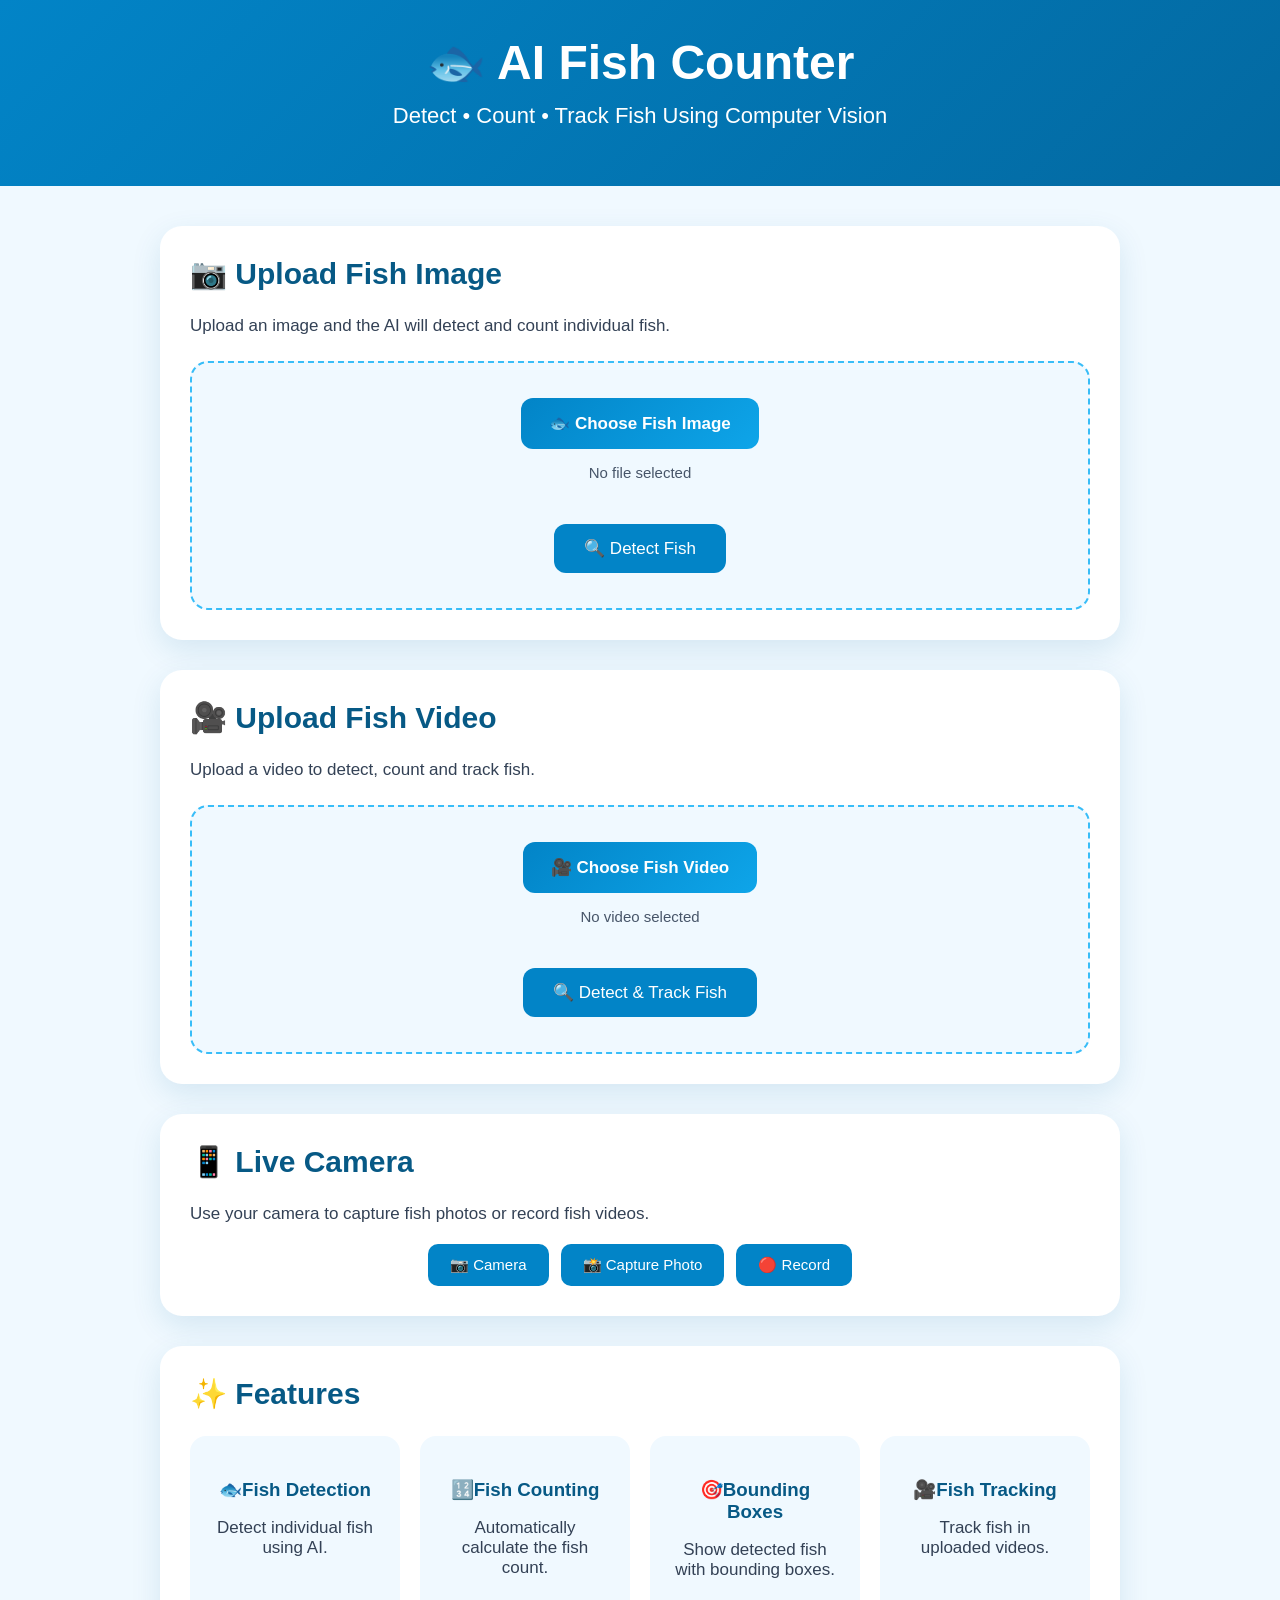
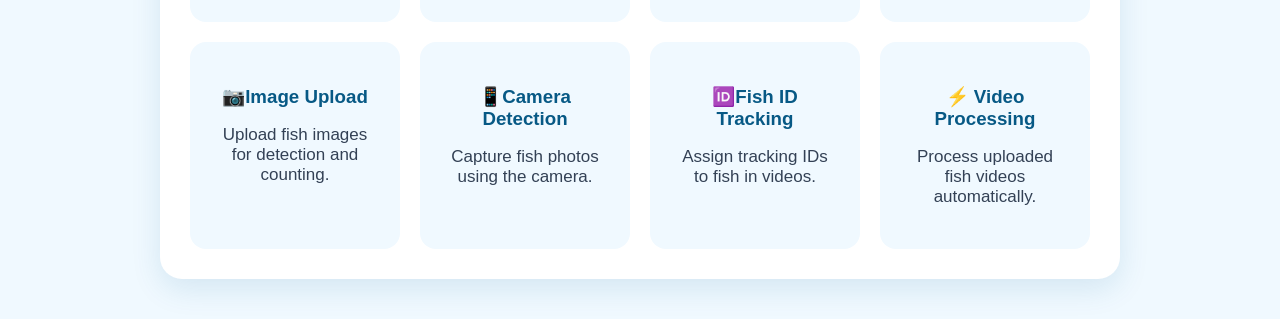
<file: index.html>
<!DOCTYPE html>
<html lang="en">
<head>
    <meta charset="UTF-8">
    <meta name="viewport" content="width=device-width, initial-scale=1.0">

    <title>🐟 AI Fish Counter</title>

    <style>
        * {
            box-sizing: border-box;
        }

        body {
            margin: 0;
            font-family: Arial, sans-serif;
            background: #f0f9ff;
            color: #075985;
        }

        header {
            background: linear-gradient(135deg, #0284c7, #0369a1);
            color: white;
            text-align: center;
            padding: 35px 20px;
        }

        header h1 {
            margin: 0;
            font-size: 48px;
        }

        header p {
            margin-top: 12px;
            font-size: 22px;
        }

        .container {
            max-width: 1000px;
            margin: 40px auto;
            padding: 0 20px;
        }

        .card {
            background: white;
            border-radius: 22px;
            padding: 30px;
            margin-bottom: 30px;
            box-shadow: 0 10px 30px rgba(0, 100, 150, 0.12);
        }

        .card h2 {
            margin-top: 0;
            font-size: 30px;
            color: #075985;
        }

        .card p {
            font-size: 17px;
            color: #334155;
        }

        .upload-box {
            margin-top: 25px;
            border: 2px dashed #38bdf8;
            border-radius: 18px;
            padding: 35px 20px;
            text-align: center;
            background: #f0f9ff;
        }

        .file-label {
            display: inline-block;
            background: linear-gradient(135deg, #0284c7, #0ea5e9);
            color: white;
            padding: 15px 28px;
            border-radius: 12px;
            font-size: 17px;
            font-weight: bold;
            cursor: pointer;
            transition: 0.2s;
        }

        .file-label:hover {
            transform: translateY(-2px);
            box-shadow: 0 7px 18px rgba(2, 132, 199, 0.3);
        }

        input[type="file"] {
            display: none;
        }

        .file-name {
            display: block;
            margin-top: 15px;
            color: #475569;
            font-size: 15px;
        }

        .detect-btn {
            margin-top: 25px;
            border: none;
            background: #0284c7;
            color: white;
            padding: 14px 30px;
            border-radius: 12px;
            font-size: 17px;
            cursor: pointer;
            transition: 0.2s;
        }

        .detect-btn:hover {
            background: #0369a1;
            transform: translateY(-2px);
        }

        .camera-buttons {
            display: flex;
            flex-wrap: wrap;
            justify-content: center;
            gap: 12px;
            margin-top: 20px;
        }

        .camera-btn {
            border: none;
            background: #0284c7;
            color: white;
            padding: 12px 22px;
            border-radius: 10px;
            cursor: pointer;
            font-size: 15px;
        }

        .camera-btn:hover {
            background: #0369a1;
        }

        .camera-area {
            display: none;
            margin-top: 25px;
            text-align: center;
        }

        #cameraVideo {
            width: 100%;
            max-width: 700px;
            border-radius: 18px;
            background: black;
            border: 3px solid #0284c7;
        }

        .recording {
            display: none;
            margin-top: 12px;
            color: #dc2626;
            font-weight: bold;
        }

		.features {
			display: grid;
			grid-template-columns: repeat(4, 1fr);
			gap: 20px;
		}

		.feature {
			background: #f0f9ff;
			padding: 25px;
			border-radius: 16px;
			text-align: center;
		}
        .feature {
            background: #f0f9ff;
            padding: 25px;
            border-radius: 16px;
            text-align: center;
        }

        .feature h3 {
            margin-bottom: 10px;
        }

        @media (max-width: 600px) {

            header h1 {
                font-size: 34px;
            }

            header p {
                font-size: 17px;
            }

            .card {
                padding: 22px;
            }

            .file-label {
                width: 100%;
            }

            .detect-btn {
                width: 100%;
            }
        }
    </style>
</head>
<body>
<header>
    <h1>🐟 AI Fish Counter</h1>
    <p>Detect • Count • Track Fish Using Computer Vision</p>
</header>
<main class="container">
    <!-- IMAGE UPLOAD -->
    <section class="card">
        <h2>📷 Upload Fish Image</h2>
        <p>
            Upload an image and the AI will detect
            and count individual fish.
        </p>
        <form action="/upload" method="POST" enctype="multipart/form-data"
            <div class="upload-box">
                <label for="fish_image" class="file-label">🐟 Choose Fish Image</label>
                <input type="file" id="fish_image" name="fish_image" accept="image/*" required >
                <span id="imageFileName" class="file-name">No file selected</span>
                <br>
                <button type="submit"  class="detect-btn">🔍 Detect Fish</button>
            </div>
        </form>
    </section>
    <!-- VIDEO UPLOAD -->
    <section class="card">
        <h2>🎥 Upload Fish Video</h2>
        <p>
            Upload a video to detect, count and track fish.
        </p>
        <form action="/upload_video" method="POST" enctype="multipart/form-data" >
            <div class="upload-box">
                <label for="fish_video" class="file-label" >
                    🎥 Choose Fish Video
                </label>
                <input type="file" id="fish_video" name="fish_video" accept="video/*" required >
                <span id="videoFileName" class="file-name">
                    No video selected
                </span>
                <br>
                <button type="submit" class="detect-btn" >
                    🔍 Detect & Track Fish
                </button>
           </div>
        </form>
    </section>
	
<!-- CAMERA -->
<section class="card">
    <h2>📱 Live Camera</h2>
    <p>
        Use your camera to capture fish photos
        or record fish videos.
    </p>
    <div class="camera-buttons">
        <!-- OPEN / CLOSE CAMERA -->
        <button id="cameraToggleBtn" class="camera-btn" onclick="toggleCamera()"> 📷 Camera</button>

        <!-- CAPTURE PHOTO -->
        <button id="captureBtn" class="camera-btn" onclick="capturePhoto()" disabled>
            📸 Capture Photo
        </button>

        <!-- START / STOP RECORDING -->
        <button id="recordToggleBtn" class="camera-btn" onclick="toggleRecording()" disabled>
            🔴 Record 
        </button>
    </div>
    <div id="cameraArea" class="camera-area">
        <video id="cameraVideo" autoplay playsinline></video>
        <div id="recordingText" class="recording">🔴 Recording...</div>
    </div>
</section>
	
    <!-- FEATURES -->
<section class="card">
    <h2>✨ Features</h2>
    <div class="features">
        <div class="feature">
            <h3>🐟Fish Detection</h3>
            <p>Detect individual fish using AI.</p>
        </div>
        <div class="feature">
            <h3>🔢Fish Counting</h3>
            <p>Automatically calculate the fish count.</p>
        </div>
        <div class="feature">
            <h3>🎯Bounding Boxes</h3>
            <p>Show detected fish with bounding boxes.</p>
        </div>
        <div class="feature">
            <h3>🎥Fish Tracking</h3>
            <p>Track fish in uploaded videos.</p>
        </div>
		
        <div class="feature">
            <h3>📷Image Upload</h3>
            <p>Upload fish images for detection and counting.</p>
        </div>
        <div class="feature">
            <h3>📱Camera Detection</h3>
            <p>Capture fish photos using the camera.</p>
        </div>
        <div class="feature">
            <h3>🆔Fish ID Tracking</h3>
            <p>Assign tracking IDs to fish in videos.</p>
        </div>
        <div class="feature">
            <h3>⚡ Video Processing</h3>
            <p>Process uploaded fish videos automatically.</p>
        </div>
    </div>
</section>
</main>
<script>
/*    IMAGE FILE NAME */

document
    .getElementById("fish_image")
    .addEventListener("change",
        function () {
            const fileName =
                document.getElementById("imageFileName");
            if (this.files.length > 0) {fileName.textContent =this.files[0].name;
            } else {
                fileName.textContent ="No file selected";
            }
        }
    );

/*    VIDEO FILE NAME */

document
    .getElementById("fish_video")
    .addEventListener(
        "change",
        function () {

            const fileName =
                document.getElementById(
                    "videoFileName"
                );

            if (this.files.length > 0) {

                fileName.textContent =
                    this.files[0].name;

            } else {

                fileName.textContent =
                    "No video selected";
            }
        }
    );
/*    CAMERA */

let cameraStream = null;
let mediaRecorder = null;
let recordedChunks = [];
let isRecording = false;


/* =========================
   OPEN / CLOSE CAMERA
========================= */

async function toggleCamera() {

    const cameraBtn =
        document.getElementById("cameraToggleBtn");

    const captureBtn =
        document.getElementById("captureBtn");

    const recordBtn =
        document.getElementById("recordToggleBtn");

    const cameraArea =
        document.getElementById("cameraArea");

    const video =
        document.getElementById("cameraVideo");


    /* CLOSE CAMERA */

    if (cameraStream) {

        if (isRecording) {
            stopRecording();
        }

        cameraStream
            .getTracks()
            .forEach(track => track.stop());

        cameraStream = null;

        video.srcObject = null;

        cameraArea.style.display = "none";

        cameraBtn.textContent =
            "📷 Open Camera";

        cameraBtn.style.background =
            "#0284c7";

        captureBtn.disabled = true;
        recordBtn.disabled = true;

        return;
    }


    /* OPEN CAMERA */

    try {

        cameraStream =
            await navigator.mediaDevices.getUserMedia({
                video: {
                    facingMode: "environment"
                },
                audio: true
            });

        video.srcObject = cameraStream;

        cameraArea.style.display = "block";

        cameraBtn.textContent =
            "❌ Close Camera";

        cameraBtn.style.background =
            "#dc2626";

        captureBtn.disabled = false;
        recordBtn.disabled = false;

    }

    catch (error) {

        alert(
            "Camera error: " +
            error.message
        );

    }

}


/* =========================
   CAPTURE PHOTO
========================= */

async function capturePhoto() {

    if (!cameraStream) {

        alert(
            "Please open the camera first."
        );

        return;
    }


    const video =
        document.getElementById(
            "cameraVideo"
        );


    const canvas =
        document.createElement(
            "canvas"
        );


    canvas.width =
        video.videoWidth;

    canvas.height =
        video.videoHeight;


    const context =
        canvas.getContext("2d");


    context.drawImage(
        video,
        0,
        0,
        canvas.width,
        canvas.height
    );


    canvas.toBlob(
        async function(blob) {

            const formData =
                new FormData();


            formData.append(
                "photo",
                blob,
                "camera_photo.jpg"
            );


            try {

                const response =
                    await fetch(
                        "/capture_photo",
                        {
                            method: "POST",
                            body: formData
                        }
                    );


                const result =
                    await response.json();


                if (result.success) {

                    document.body
                        .insertAdjacentHTML(
                            "beforeend",
                            `
                            <div style="
                                position:fixed;
                                inset:0;
                                background:rgba(0,0,0,.7);
                                display:flex;
                                align-items:center;
                                justify-content:center;
                                z-index:9999;
                            "
                            id="photoResult">

                                <div style="
                                    background:white;
                                    padding:30px;
                                    border-radius:20px;
                                    text-align:center;
                                    max-width:90%;
                                ">

                                    <h2>
                                        🐟 Fish Count:
                                        ${result.count}
                                    </h2>

                                    <img
                                        src="${result.image}?t=${Date.now()}"
                                        style="
                                            max-width:100%;
                                            border-radius:15px;
                                        "
                                    >

                                    <br>

                                    <button
                                        class="detect-btn"
                                        onclick="
                                            document
                                            .getElementById(
                                                'photoResult'
                                            )
                                            .remove()
                                        "
                                    >
                                        Close
                                    </button>

                                </div>

                            </div>
                            `
                        );

                }

                else {

                    alert(result.error);

                }

            }

            catch (error) {

                alert(
                    "Photo processing error."
                );

            }

        },
        "image/jpeg",
        0.95
    );

}


/* =========================
   START / STOP RECORDING
========================= */

function toggleRecording() {

    if (!cameraStream) {

        alert(
            "Please open the camera first."
        );

        return;
    }


    if (!isRecording) {

        startRecording();

    }

    else {

        stopRecording();

    }

}


/* =========================
   START RECORDING
========================= */

function startRecording() {

    recordedChunks = [];


    const recordBtn =
        document.getElementById(
            "recordToggleBtn"
        );


    const recordingText =
        document.getElementById(
            "recordingText"
        );


    try {

        mediaRecorder =
            new MediaRecorder(
                cameraStream
            );


        mediaRecorder.ondataavailable =
            function(event) {

                if (event.data.size > 0) {

                    recordedChunks.push(
                        event.data
                    );

                }

            };

        mediaRecorder.onstop =
            async function() {

                const blob =
                    new Blob(
                        recordedChunks,
                        {
                            type:
                                "video/webm"
                        }
                    );

                const formData =
                    new FormData();

                formData.append(
                    "camera_video",
                    blob,
                    "camera_recording.webm"
                );

                recordingText.textContent =
                    "⏳ Processing video...";

                recordingText.style.display =
                    "block";
                try {
                    const response =
                        await fetch(
                            "/camera_video",
                            {
                                method: "POST",
                                body: formData
                            }
                        );
                    const result =
                        await response.json();
                    if (result.success) {
                        document.body
                            .insertAdjacentHTML(
                                "beforeend",
                                `
                                <div style="
                                    position:fixed;
                                    inset:0;
                                    background:rgba(0,0,0,.7);
                                    display:flex;
                                    align-items:center;
                                    justify-content:center;
                                    z-index:9999;
                                "
                                id="videoResult">

                                    <div style="
                                        background:white;
                                        padding:30px;
                                        border-radius:20px;
                                        text-align:center;
                                        max-width:90%;
                                    ">

                                        <h2>
                                            🐟 Fish Count:
                                            ${result.count}
                                        </h2>
                                        <video
                                            controls
                                            style="
                                                max-width:100%; 
												border-radius:15px;">
                                            <source
                                                src="${result.video}?t=${Date.now()}"
                                                type="video/mp4">
                                        </video>
                                        <br>
                                        <button class="detect-btn" onclick="document.getElementById('videoResult').remove()">
                                            Close
                                        </button>
                                    </div>
                                </div>
                               `
                            );
                    }
                    else {
                        alert(result.error);
                    }
                }
                catch (error) {
                    alert("Video processing error.");
                }
                recordingText.style.display ="none";
            };
        mediaRecorder.start();
        isRecording = true;

        /* SAME BUTTON CHANGES */
        recordBtn.textContent ="⏹ Stop Recording";
        recordBtn.style.background ="#991b1b";
        recordingText.textContent ="🔴 Recording...";
        recordingText.style.display ="block";
    }

    catch (error) {

        alert(
            "Recording could not be started."
        );

    }

}
/* STOP RECORDING */
function stopRecording() {
    if (
        mediaRecorder &&
        mediaRecorder.state !== "inactive"
    ) {
        mediaRecorder.stop();
    }
    isRecording = false;
    const recordBtn =document.getElementById("recordToggleBtn");
    recordBtn.textContent ="🔴 Record";
    recordBtn.style.background ="#0284c7";
    document.getElementById("recordingText").style.display ="none";
}
</script>
</body>
</html>
</file>
